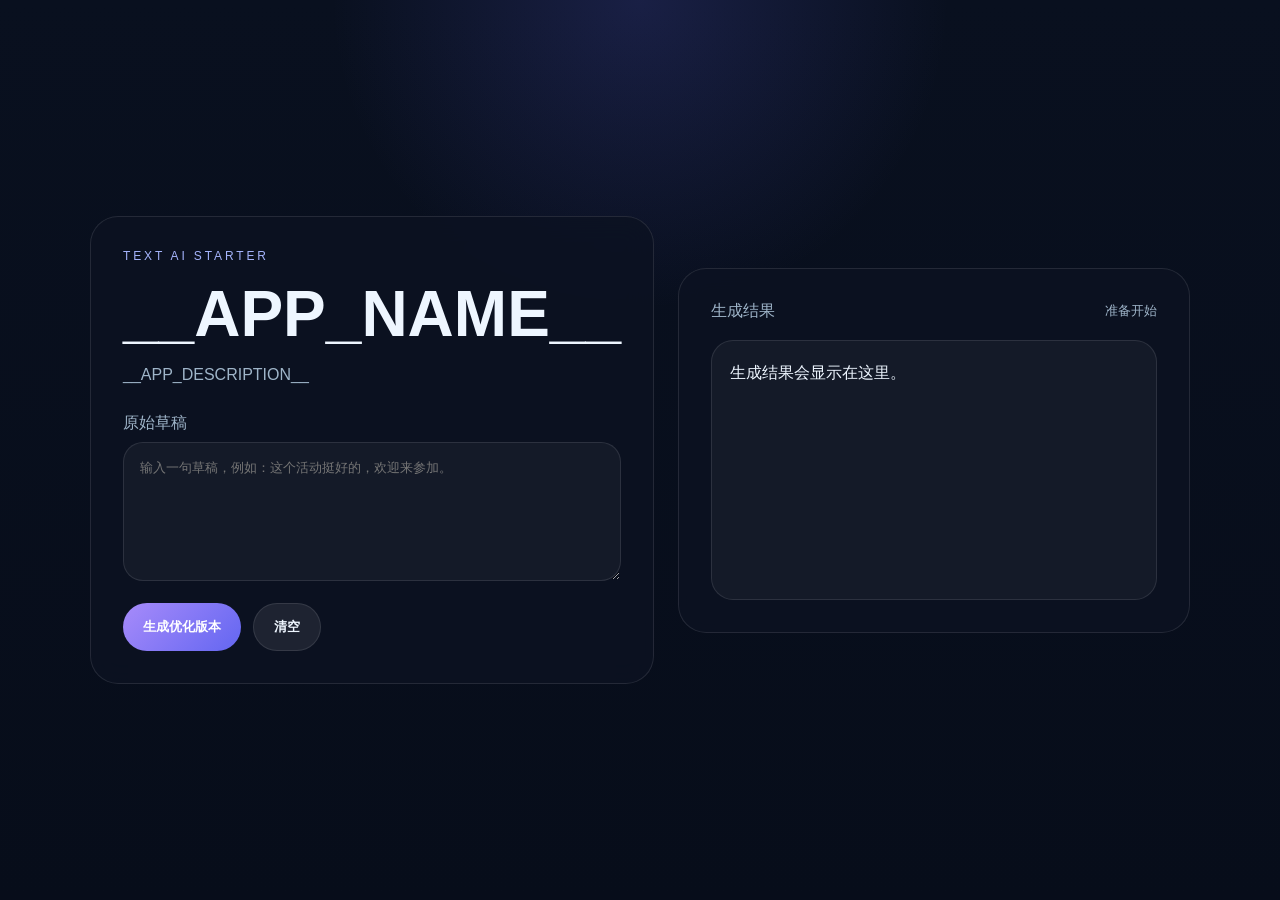
<file: assets/starter-ai-rewriter/index.html>
<!doctype html>
<html lang="zh-CN">
  <head>
    <meta charset="UTF-8" />
    <meta name="viewport" content="width=device-width, initial-scale=1.0" />
    <title>__APP_NAME__</title>
    <link rel="stylesheet" href="./styles.css" />
  </head>
  <body>
    <main class="app-shell">
      <section class="panel copy-panel">
        <p class="eyebrow">Text AI Starter</p>
        <h1>__APP_NAME__</h1>
        <p class="subtitle">__APP_DESCRIPTION__</p>
        <label class="field">
          <span>原始草稿</span>
          <textarea id="input-text" rows="7" placeholder="输入一句草稿，例如：这个活动挺好的，欢迎来参加。"></textarea>
        </label>
        <div class="actions">
          <button id="generate-button">生成优化版本</button>
          <button id="reset-button" class="ghost">清空</button>
        </div>
      </section>
      <section class="panel result-panel">
        <div class="result-head">
          <span>生成结果</span>
          <small id="status">准备开始</small>
        </div>
        <div id="result-box" class="result-box">生成结果会显示在这里。</div>
      </section>
    </main>
    <script type="module" src="./main.js"></script>
  </body>
  </html>
</file>
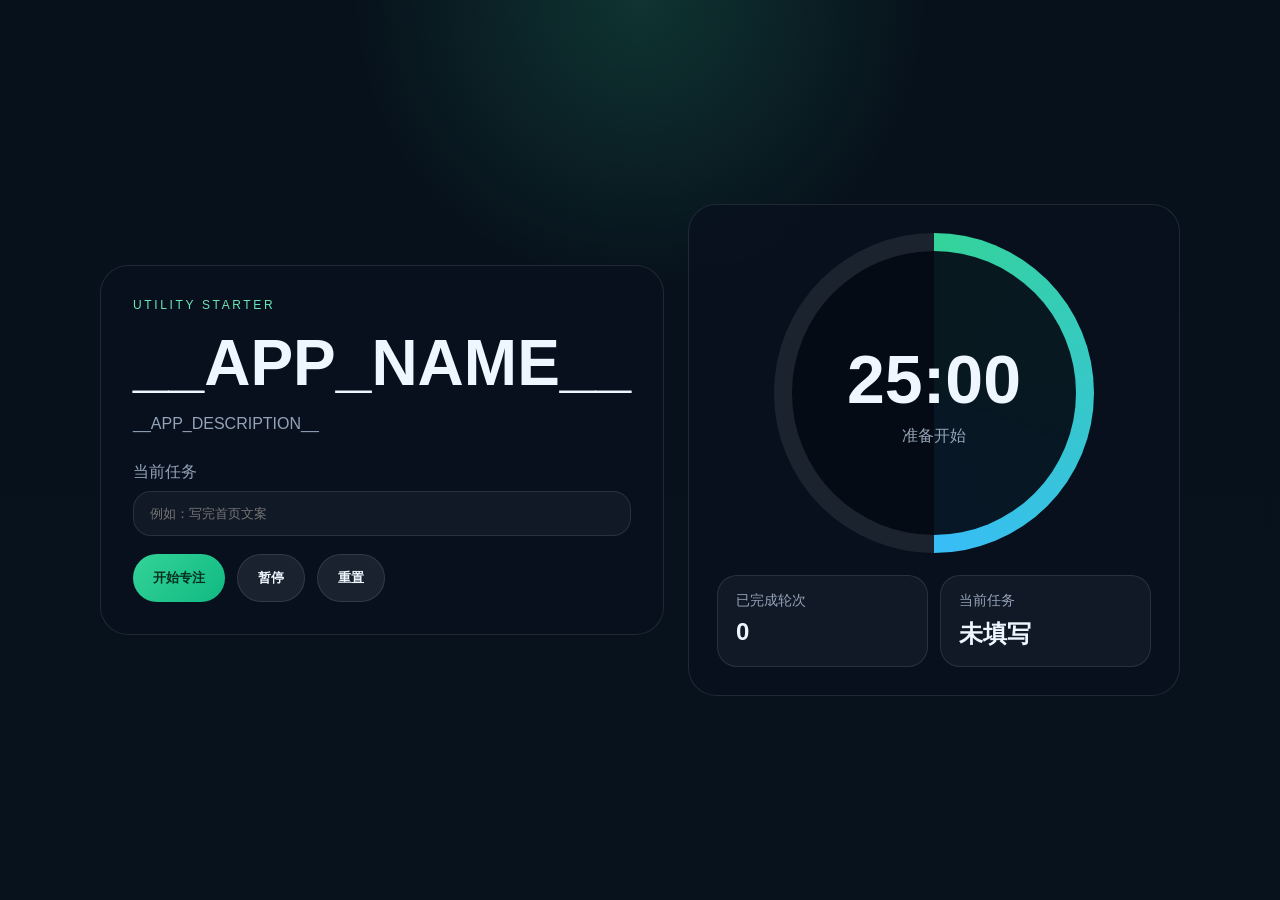
<file: assets/starter-focus-timer/index.html>
<!doctype html>
<html lang="zh-CN">
  <head>
    <meta charset="UTF-8" />
    <meta name="viewport" content="width=device-width, initial-scale=1.0" />
    <title>__APP_NAME__</title>
    <link rel="stylesheet" href="./styles.css" />
  </head>
  <body>
    <main class="app-shell">
      <section class="panel hero">
        <p class="eyebrow">Utility Starter</p>
        <h1>__APP_NAME__</h1>
        <p class="subtitle">__APP_DESCRIPTION__</p>
        <label class="field">
          <span>当前任务</span>
          <input id="task-input" type="text" placeholder="例如：写完首页文案" />
        </label>
        <div class="actions">
          <button id="start-button">开始专注</button>
          <button id="pause-button" class="ghost">暂停</button>
          <button id="reset-button" class="ghost">重置</button>
        </div>
      </section>

      <section class="panel timer-panel">
        <div class="ring">
          <div class="ring-inner">
            <span id="minutes">25</span>
            <small id="status">准备开始</small>
          </div>
        </div>
        <div class="session-grid">
          <div class="session-card"><span>已完成轮次</span><strong id="completed">0</strong></div>
          <div class="session-card"><span>当前任务</span><strong id="current-task">未填写</strong></div>
        </div>
      </section>
    </main>
    <script type="module" src="./main.js"></script>
  </body>
  </html>
</file>
<file: assets/starter-ai-rewriter/styles.css>
:root {
  color-scheme: dark;
  --bg: #070d1a;
  --panel: rgba(12, 18, 34, 0.84);
  --line: rgba(255,255,255,0.1);
  --text: #eef6ff;
  --muted: #9fb5c9;
}
* { box-sizing: border-box; }
body {
  margin: 0;
  min-height: 100vh;
  font-family: "Trebuchet MS", "Segoe UI", sans-serif;
  color: var(--text);
  background:
    radial-gradient(circle at top, rgba(99, 102, 241, 0.18), transparent 28%),
    linear-gradient(180deg, #09101f 0%, var(--bg) 100%);
}
.app-shell {
  width: min(1100px, calc(100% - 32px));
  margin: 0 auto;
  min-height: 100vh;
  display: grid;
  grid-template-columns: 1fr 1fr;
  gap: 24px;
  align-items: center;
}
.panel {
  border: 1px solid var(--line);
  border-radius: 28px;
  background: var(--panel);
  backdrop-filter: blur(14px);
}
.copy-panel,
.result-panel { padding: 32px; }
.eyebrow { margin: 0; text-transform: uppercase; letter-spacing: 0.24em; color: #a5b4fc; font-size: 12px; }
h1 { margin: 14px 0 10px; font-size: clamp(36px, 5vw, 64px); }
.subtitle { margin: 0; color: var(--muted); line-height: 1.7; }
.field { display:block; margin-top: 24px; }
.field span { display:block; margin-bottom: 8px; color: var(--muted); }
textarea {
  width: 100%;
  border: 1px solid var(--line);
  border-radius: 20px;
  background: rgba(255,255,255,0.04);
  color: var(--text);
  padding: 16px;
  resize: vertical;
}
.actions { display:flex; gap:12px; flex-wrap:wrap; margin-top: 18px; }
button { border: 0; cursor:pointer; border-radius:999px; padding:14px 20px; font-weight:700; }
#generate-button { background: linear-gradient(135deg, #a78bfa, #6366f1); color: white; }
.ghost { background: rgba(255,255,255,0.08); color: var(--text); border: 1px solid var(--line); }
.result-head { display:flex; align-items:center; justify-content:space-between; color: var(--muted); margin-bottom: 18px; }
.result-box {
  min-height: 260px;
  border: 1px solid var(--line);
  border-radius: 22px;
  background: rgba(255,255,255,0.04);
  padding: 18px;
  line-height: 1.8;
  white-space: pre-wrap;
}
@media (max-width: 900px) {
  .app-shell { grid-template-columns: 1fr; padding: 24px 0; }
}
</file>
<file: assets/starter-focus-timer/styles.css>
:root {
  color-scheme: dark;
  --bg: #07121c;
  --panel: rgba(9, 17, 30, 0.84);
  --line: rgba(255,255,255,0.1);
  --text: #eef6ff;
  --muted: #94a3b8;
}
* { box-sizing: border-box; }
body {
  margin: 0;
  min-height: 100vh;
  font-family: "Trebuchet MS", "Segoe UI", sans-serif;
  color: var(--text);
  background:
    radial-gradient(circle at top, rgba(52, 211, 153, 0.18), transparent 26%),
    linear-gradient(180deg, #07111b 0%, var(--bg) 100%);
}
.app-shell {
  width: min(1080px, calc(100% - 32px));
  margin: 0 auto;
  min-height: 100vh;
  display: grid;
  grid-template-columns: 1fr 1fr;
  gap: 24px;
  align-items: center;
}
.panel {
  border: 1px solid var(--line);
  border-radius: 28px;
  background: var(--panel);
  backdrop-filter: blur(14px);
}
.hero { padding: 32px; }
.eyebrow { margin: 0; text-transform: uppercase; letter-spacing: 0.22em; color: #6ee7b7; font-size: 12px; }
h1 { margin: 14px 0 10px; font-size: clamp(36px, 5vw, 64px); }
.subtitle { margin: 0; color: var(--muted); line-height: 1.7; }
.field { display:block; margin-top: 24px; }
.field span { display:block; margin-bottom: 8px; color: var(--muted); }
.field input {
  width: 100%;
  border: 1px solid var(--line);
  border-radius: 18px;
  background: rgba(255,255,255,0.04);
  color: var(--text);
  padding: 14px 16px;
}
.actions { display:flex; gap:12px; flex-wrap:wrap; margin-top: 18px; }
button { border: 0; cursor:pointer; border-radius:999px; padding:14px 20px; font-weight:700; }
#start-button { background: linear-gradient(135deg, #34d399, #10b981); color: #052e21; }
.ghost { background: rgba(255,255,255,0.08); color: var(--text); border: 1px solid var(--line); }
.timer-panel { padding: 28px; display:grid; gap: 22px; }
.ring {
  width: min(320px, 80vw);
  aspect-ratio: 1 / 1;
  margin: 0 auto;
  border-radius: 50%;
  background: conic-gradient(#34d399 0deg, #38bdf8 180deg, rgba(255,255,255,0.08) 180deg);
  padding: 18px;
}
.ring-inner {
  height: 100%;
  border-radius: 50%;
  display: flex;
  flex-direction: column;
  align-items: center;
  justify-content: center;
  background: rgba(4, 9, 20, 0.92);
}
.ring-inner span { font-size: clamp(40px, 7vw, 68px); font-weight: 800; }
.ring-inner small { margin-top: 8px; color: var(--muted); font-size: 16px; }
.session-grid { display:grid; grid-template-columns: repeat(2, minmax(0,1fr)); gap: 12px; }
.session-card {
  padding: 16px 18px;
  border-radius: 20px;
  border: 1px solid var(--line);
  background: rgba(255,255,255,0.04);
}
.session-card span { display:block; color: var(--muted); font-size: 14px; }
.session-card strong { display:block; margin-top: 8px; font-size: 24px; }
@media (max-width: 900px) {
  .app-shell { grid-template-columns: 1fr; padding: 24px 0; }
}
</file>
